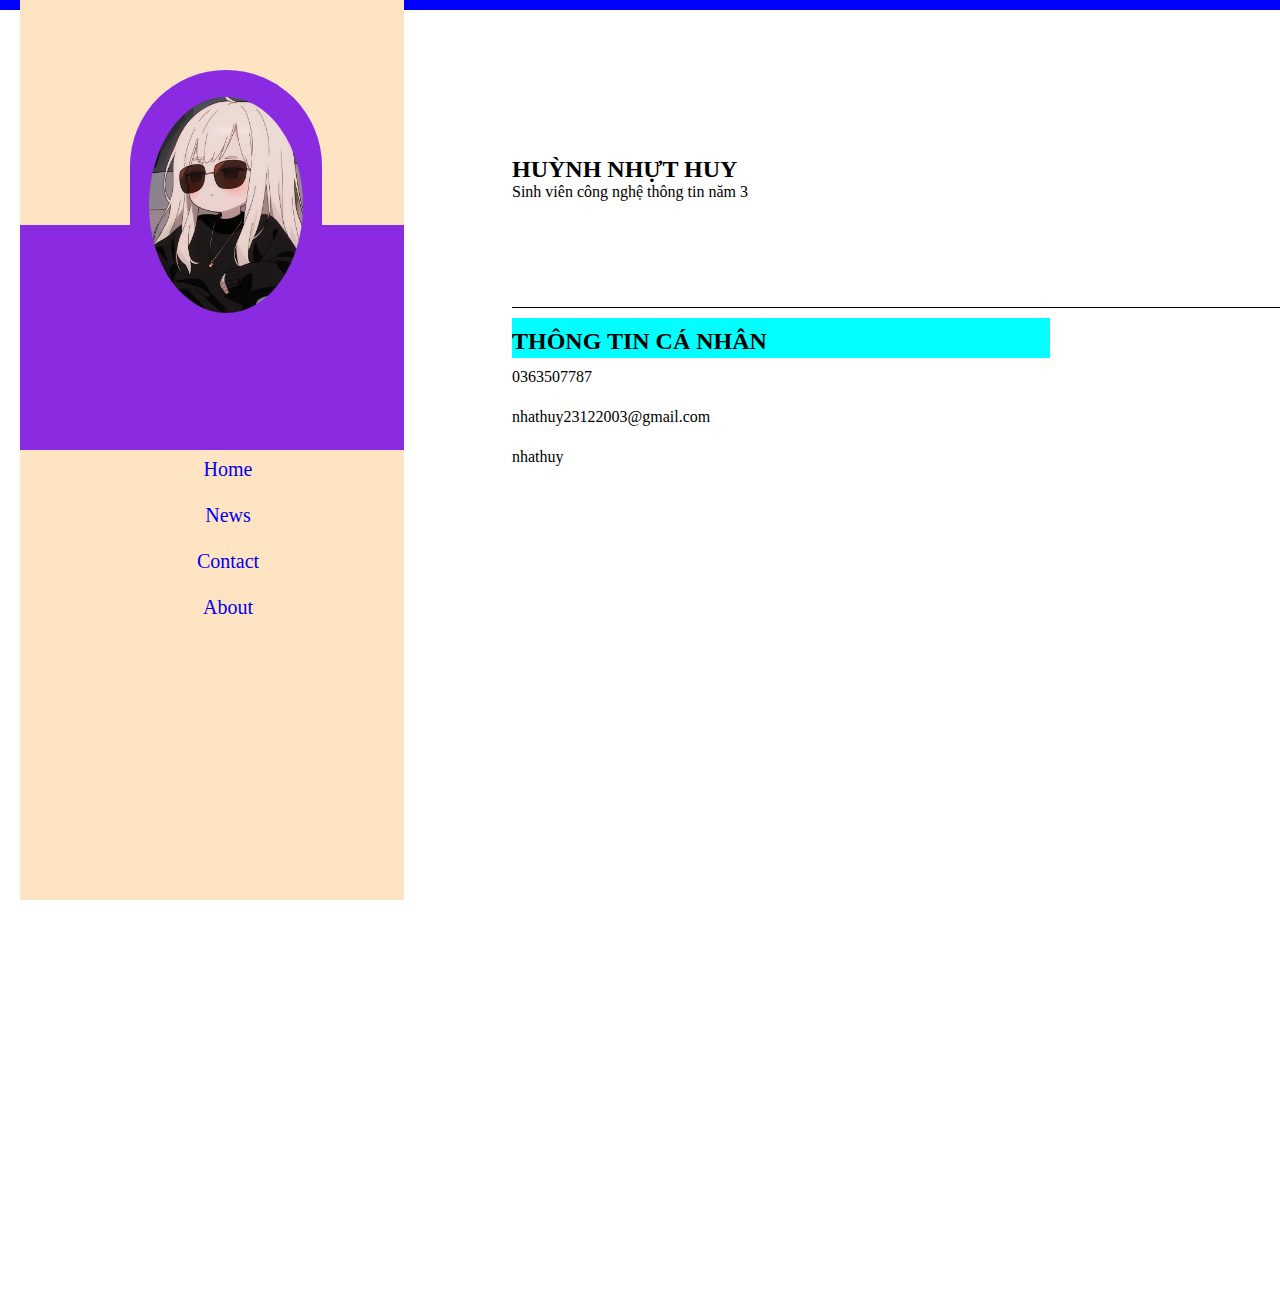
<file: index.html>
<!DOCTYPE html>
<html lang="en">

<head>
    <meta charset="UTF-8">
    <meta name="viewport" content="width=device-width, initial-scale=1.0">
    <link rel="stylesheet" href="https://cdnjs.cloudflare.com/ajax/libs/font-awesome/6.5.1/css/all.min.css"
        integrity="sha512-DTOQO9RWCH3ppGqcWaEA1BIZOC6xxalwEsw9c2QQeAIftl+Vegovlnee1c9QX4TctnWMn13TZye+giMm8e2LwA=="
        crossorigin="anonymous" referrerpolicy="no-referrer" />
    <link rel="stylesheet" href="style.css">
    <title>Document</title>
</head>

<body>
    <div class="container">
        <div class="navbar">
            <div class="image">
                <div class="image1"></div>
                <div class="image2"></div>
                <div class="image3">
                    <img src="Your profil pict.jpg" alt="">
                </div>
            </div>
            <li><a href="#home">Home</a></li>
            <li><a href="#news">News</a></li>
            <li><a href="#contact">Contact</a></li>
            <li><a href="#about">About</a></li>
          </div>
        <div class="content">
            <div class="box1"></div>
            <div class="box2">
                <div class="box21">

                </div>
                <div class="boxchua2">
                    <div class="box22">
                        <h2>HUỲNH NHỰT HUY</h2>
                        <p>Sinh viên công nghệ thông tin năm 3</p>
                    </div>
                    <div class="box23">
                        <ul>
                            <li class="content1">
                                <h2> THÔNG TIN CÁ NHÂN</h2>
                            </li>
                            <li><i class="fa-solid fa-phone"></i> 0363507787 </li>
                            <li><i class="fa-solid fa-envelope"></i> nhathuy23122003@gmail.com </li>
                            <li><i class="fa-brands fa-github"></i> nhathuy </li>
                        </ul>
                    </div>
                </div>
            </div>
        </div>
    </div>
</body>

</html>
</file>
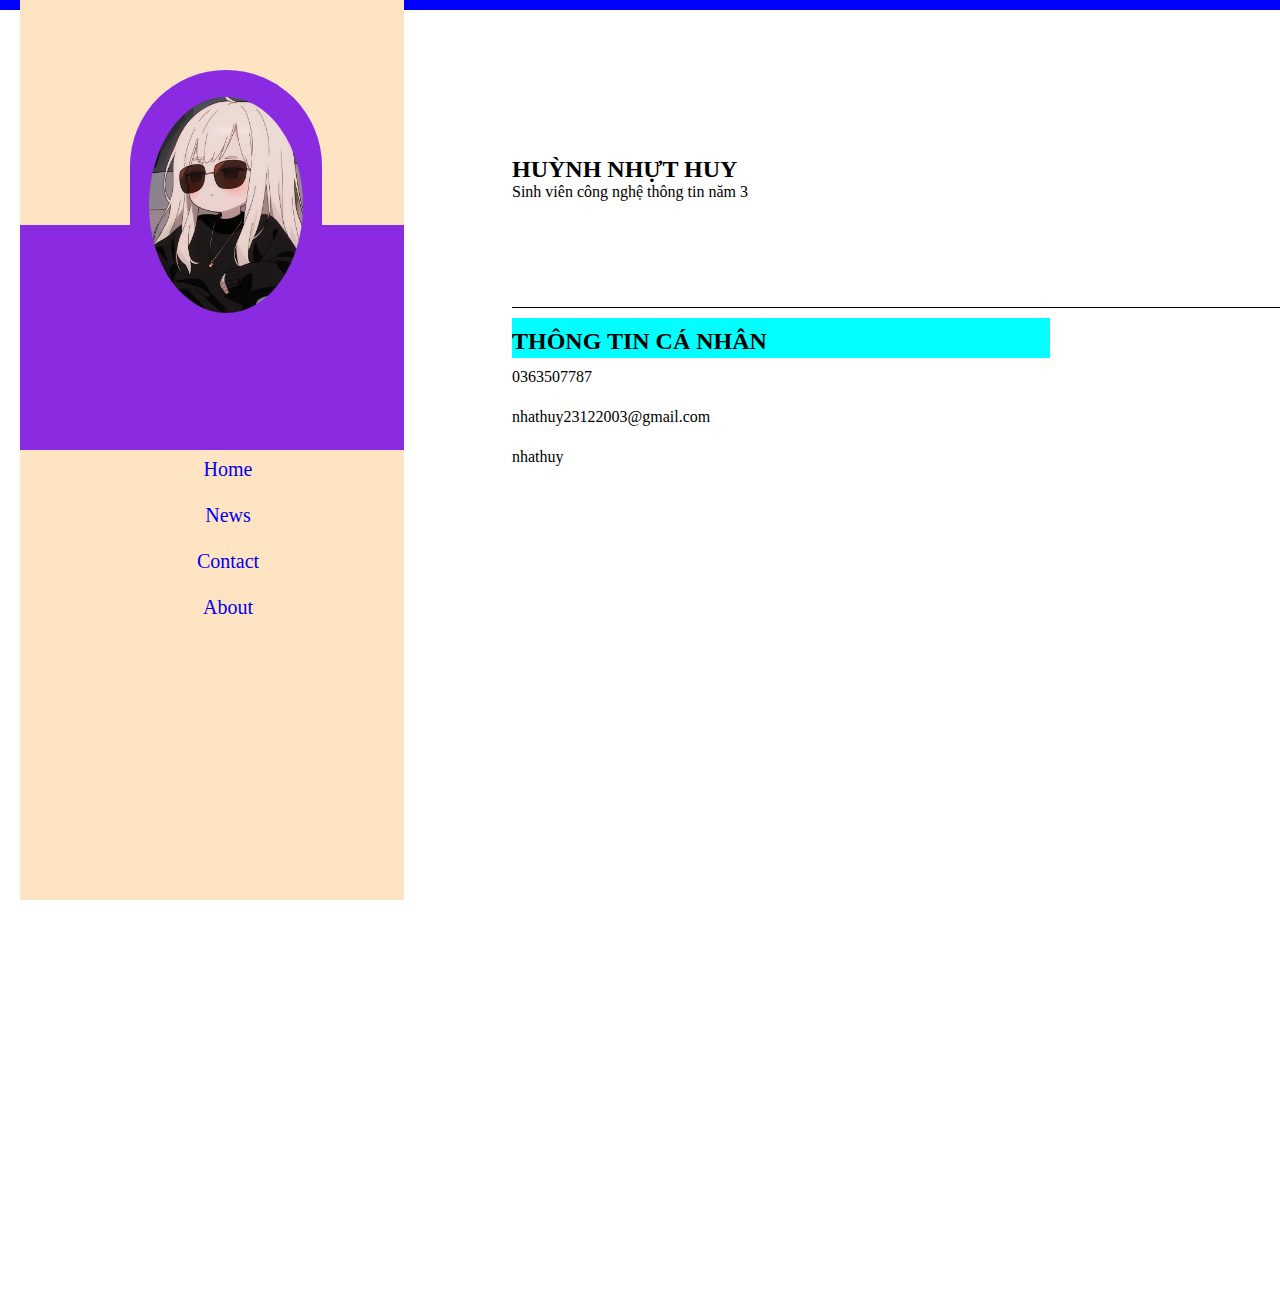
<file: test/index.html>
<!DOCTYPE html>
<html lang="en">

<head>
    <meta charset="UTF-8">
    <meta name="viewport" content="width=device-width, initial-scale=1.0">
    <link rel="stylesheet" href="https://cdnjs.cloudflare.com/ajax/libs/font-awesome/6.5.1/css/all.min.css"
        integrity="sha512-DTOQO9RWCH3ppGqcWaEA1BIZOC6xxalwEsw9c2QQeAIftl+Vegovlnee1c9QX4TctnWMn13TZye+giMm8e2LwA=="
        crossorigin="anonymous" referrerpolicy="no-referrer" />
    <link rel="stylesheet" href="style1.css">
    <title>Document</title>
</head>

<body>
    <div class="container">
        <div class="navbar">
            <div class="image">
                <div class="image1"></div>
                <div class="image2"></div>
                <div class="image3">
                    <img src="Your profil pict.jpg" alt="">
                </div>
            </div>
            <li><a href="#home">Home</a></li>
            <li><a href="#news">News</a></li>
            <li><a href="#contact">Contact</a></li>
            <li><a href="#about">About</a></li>
          </div>
        <div class="content">
            <div class="box1"></div>
            <div class="box2">
                <div class="box21">

                </div>
                <div class="boxchua2">
                    <div class="box22">
                        <h2>HUỲNH NHỰT HUY</h2>
                        <p>Sinh viên công nghệ thông tin năm 3</p>
                    </div>
                    <div class="box23">
                        <ul>
                            <li class="content1">
                                <h2> THÔNG TIN CÁ NHÂN</h2>
                            </li>
                            <li><i class="fa-solid fa-phone"></i> 0363507787 </li>
                            <li><i class="fa-solid fa-envelope"></i> nhathuy23122003@gmail.com </li>
                            <li><i class="fa-brands fa-github"></i> nhathuy </li>
                        </ul>
                    </div>
                </div>
            </div>
        </div>
    </div>
</body>

</html>
</file>
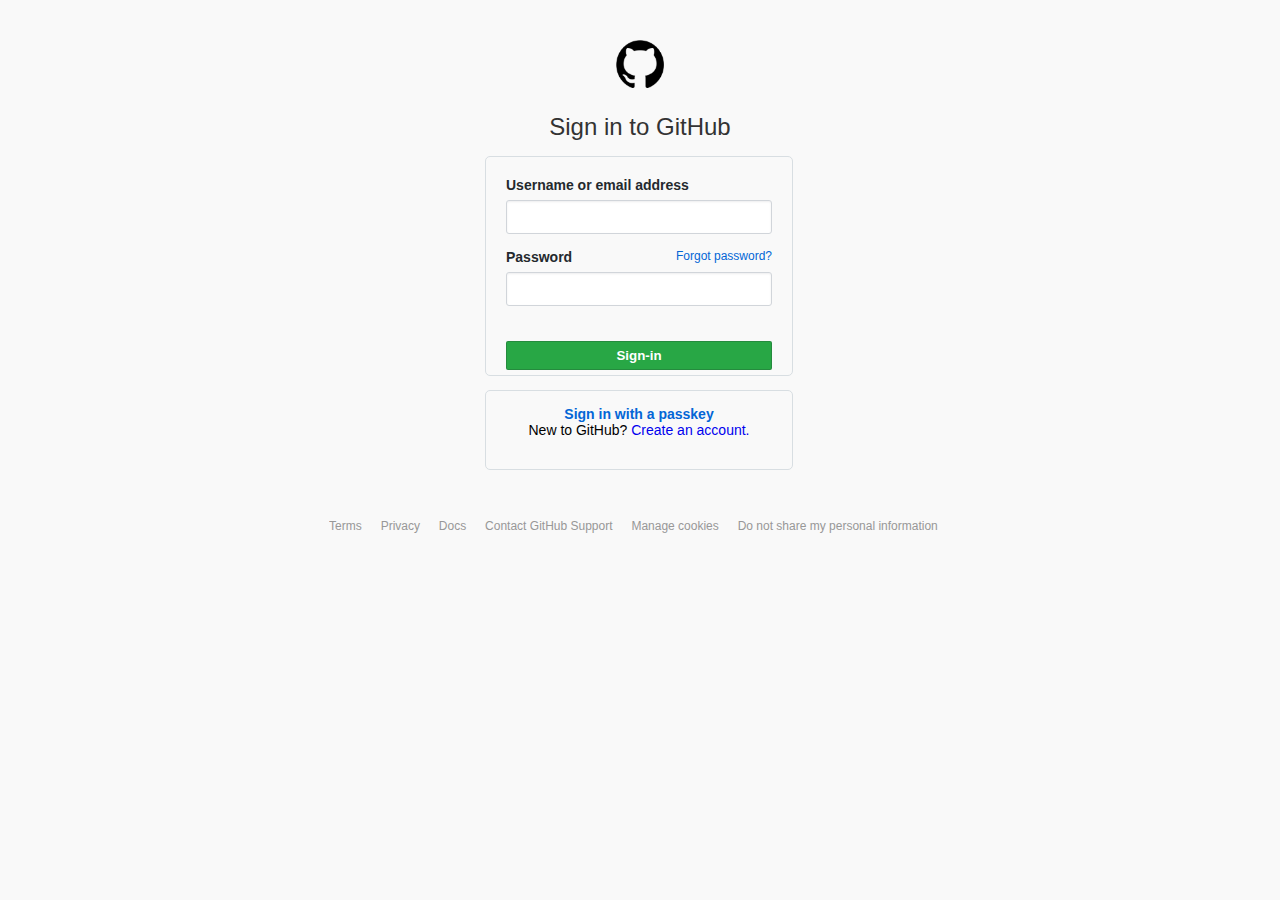
<file: test/index1.html>
<!DOCTYPE html>
<html lang="en">

<head>
    <meta charset="UTF-8">
    <meta name="viewport" content="width=device-width, initial-scale=1.0">
    <link rel="stylesheet" href="https://cdnjs.cloudflare.com/ajax/libs/font-awesome/6.5.1/css/all.min.css"
        integrity="sha512-DTOQO9RWCH3ppGqcWaEA1BIZOC6xxalwEsw9c2QQeAIftl+Vegovlnee1c9QX4TctnWMn13TZye+giMm8e2LwA=="
        crossorigin="anonymous" referrerpolicy="no-referrer" />
    <title>Github</title>
    <link rel="stylesheet" href="style.css">
    <script src="main.js"></script>
</head>

<body>
    <div class="container">
        <div class="image">
            <img src="githublogo.png" alt="">
        </div>
        <div class="content">
            <p>Sign in to GitHub</p>
        </div>
        <div class="form-login" name="form">
            <div class="input">
                <label>Username or email address</label>
                <input type="text" class="input-1" name="username" id="username">
            </div>
            <div class="input">
                <label>Password</label>
                <input type="password" class="input-1" id="password" name="password">
                <a href="#" class="pass">Forgot password?</a>
            </div>
            <div class="btn-dangnhap">
                <input type="submit" class="sign-in" value="Sign-in" id="submit" onclick="validate()">
            </div>
            <div class="box">
                <a href=""><span>Sign in with a passkey</span></a>
                <p>New to GitHub? <a href="#">Create an account.</a></p>
            </div>
            
        </div>

        <div class="footer">
            <ul>
                <li><a href="">Terms</a></li>
                <li><a href="">Privacy</a></li>
                <li><a href="">Docs</a></li>
                <li><a href="">Contact GitHub Support</a></li>
                <li><a href="">Manage cookies</a></li>
                <li><a href="">Do not share my personal information</a></li>
            </ul>
        </div>
    </div>

</body>

</html>
</file>
<file: style.css>
*{
    padding: 0;
    margin: 0;
}

.container{
    width: 100%;
    height: auto;
}

.content{
    width: 100%;
    height: 1000px;
    position: absolute;
}

.box1{
    width: 100%;
    height: 1%;
    background-color: blue;
}

.box2{
    width: 100%;
    height: 99% ;
    display: flex;
}

.box21{
    width: 40%;
    height: 100%;

}

.boxchua2{
    width: 60%;
    height: 100%;
}


.box22{
    width: 100%;
    height: 30%;
    border-bottom: 1px solid black;  
}

.box22 h2{
    padding-top: 19%;
}
ul{
    list-style-type: none;
}
li{
    padding-top: 10px;
}

.navbar {
    width: 30%;
    height: 100%;
    overflow: hidden;
    position: fixed;
    top: 0;
    z-index: 9999;
    text-align: center;
    left: 20px;
    background-color: bisque;
}

.navbar li {
    display: block;
    color: #000;
    padding: 8px 16px;
    width: 100%;
    height: 30px;
    
}

a{
    text-decoration: none;
    font-size: 20px;
}


.image{
    width: 100%;
    height: 50%;
    position: relative;
}

.image1{
    width: 100%;
    height: 50%;
    position: relative;
}

.image2{
    width: 100%;
    height: 50%;
    background-color: blueviolet;
}

.image3{
    width: 50%;
    height: 60%;
    position: absolute;
    top: 70px;
    left: 110px;
    background-color: blueviolet;
    display: flex;
    justify-content: center;
    align-items: center;
    border-radius: 500px;
}


img{
    width: 80%;
    height: 80%;
    object-fit: cover;
    border-radius: 50%;
    
}

.box23{
    width: 100%;
    height: 100%;
    margin-top: 10px;
}

.box23 li{
 width: 70%;
 height: 30px;
}

.content1 {
    background-color: aqua;
}
</file>
<file: test/style1.css>
*{
    padding: 0;
    margin: 0;
}

.container{
    width: 100%;
    height: auto;
}

.content{
    width: 100%;
    height: 1000px;
    position: absolute;
}

.box1{
    width: 100%;
    height: 1%;
    background-color: blue;
}

.box2{
    width: 100%;
    height: 99% ;
    display: flex;
}

.box21{
    width: 40%;
    height: 100%;

}

.boxchua2{
    width: 60%;
    height: 100%;
}


.box22{
    width: 100%;
    height: 30%;
    border-bottom: 1px solid black;  
}

.box22 h2{
    padding-top: 19%;
}
ul{
    list-style-type: none;
}
li{
    padding-top: 10px;
}

.navbar {
    width: 30%;
    height: 100%;
    overflow: hidden;
    position: fixed;
    top: 0;
    z-index: 9999;
    text-align: center;
    left: 20px;
    background-color: bisque;
}

.navbar li {
    display: block;
    color: #000;
    padding: 8px 16px;
    width: 100%;
    height: 30px;
    
}

a{
    text-decoration: none;
    font-size: 20px;
}


.image{
    width: 100%;
    height: 50%;
    position: relative;
}

.image1{
    width: 100%;
    height: 50%;
    position: relative;
}

.image2{
    width: 100%;
    height: 50%;
    background-color: blueviolet;
}

.image3{
    width: 50%;
    height: 60%;
    position: absolute;
    top: 70px;
    left: 110px;
    background-color: blueviolet;
    display: flex;
    justify-content: center;
    align-items: center;
    border-radius: 500px;
}


img{
    width: 80%;
    height: 80%;
    object-fit: cover;
    border-radius: 50%;
    
}

.box23{
    width: 100%;
    height: 100%;
    margin-top: 10px;
}

.box23 li{
 width: 70%;
 height: 30px;
}

.content1 {
    background-color: aqua;
}
</file>
<file: test/style.css>
* {
    margin: 0;
    padding: 0;
    box-sizing: border-box;
    text-decoration: none;
    font-family: 'Open Sans', sans-serif;
}



body {
    font-size: 14px;
    background-color: #f9f9f9;
}

.container {
    max-width: 310px;
    width: 100%;
    height: auto;
    margin: 40px auto;
}

.container .form-login {
    width: 308px;
    height: 220px;
    margin-bottom: 15px;
    background-color: var(--bgColor-muted, var(--color-canvas-subtle));;
    border: 1px solid #d8dee2;
    border-radius: 5px;
    padding: 20px;
}

.image img {
    display: block;
    width: 48px;
    height: 48px;
    margin: 0 auto 25px;
}



.content p {
    margin-bottom: 15px;
    font-size: 24px;
    text-align: center;
    color: #333;
}


.input {
    margin-bottom: 15px;
    position: relative;
}

label {
    display: block;
    font-weight: 600;
    margin-bottom: 7px;
    color: #24292e;
}

.input-1 {
    width: 100%;
    background: #fff;
    border: 1px solid #d1d5da;
    box-shadow: inset 0 1px 2px rgba(27, 31, 35, .075);
    border-radius: 3px;
    color: #24292e;
    font-size: 16px;
    line-height: 20px;
    min-height: 34px;
    padding: 6px 8px;
}

a.pass {
    position: absolute;
    top: 0;
    right: 0;
    font-size: 12px;
    color: #0366d6;
}

.input-1:focus {
    border-color: #2188ff;
    box-shadow: inset 0 1px 2px rgba(27, 31, 35, .075),
    0 0 0 2.5px rgba(3, 102, 214, .3);
}

.sign-in {
    margin-top: 20px;
    background-color: #28a745;
    border: 1px solid rgba(27, 31, 35, .2);
    width: 100%;
    color: #fff;
    font-weight: 600;
    padding: 6px 12px;
    border-radius: 2px;
}




.sign-in:hover {
    background-color: #279f43;
}


.box {
    width: 308px;
    height: 80px;
    border: 1px solid #d8dee2;
    border-radius: 5px;
    padding: 15px 20px;
    text-align: center;
    margin-bottom: 40px;
    margin-top: 20px;
    transform: translateX(-21px)
}

span{
    color: #0366d6;
    font-weight: 600;
    font-family: sans-serif;
}

.box a:hover {
    text-decoration: underline;
}

.footer {
    position: absolute;
    padding: 40px 0;
    text-align: center;
    transform: translate(-25%, 90%);
}

.footer ul li {
    display: inline-block;
}

.footer ul li a {
    font-size: 12px;
    margin-right: 15px;
    color: gray;
    opacity: 80%;
    font-weight: 100;
}

.footer ul li a:hover,
.footer ul li:last-child a:hover {
    color: #0366d6;
    text-decoration: underline;
}
</file>
